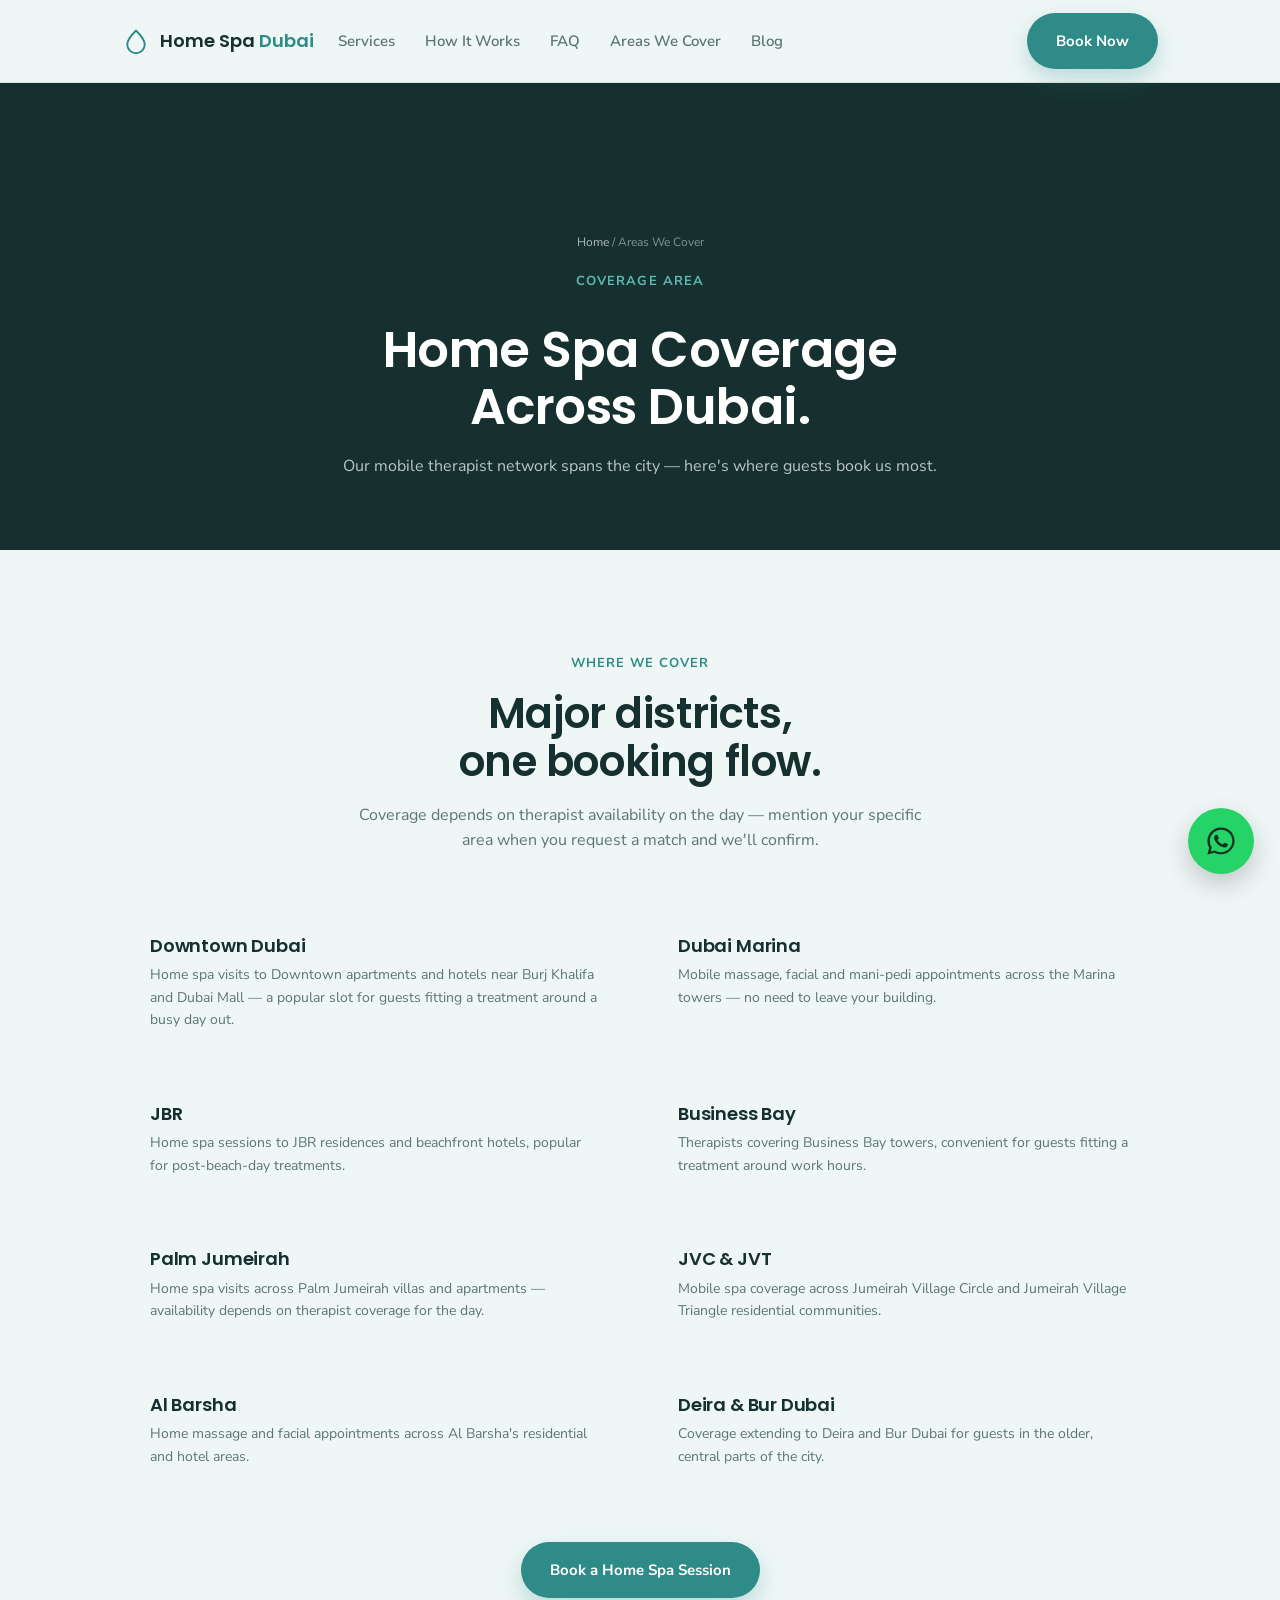
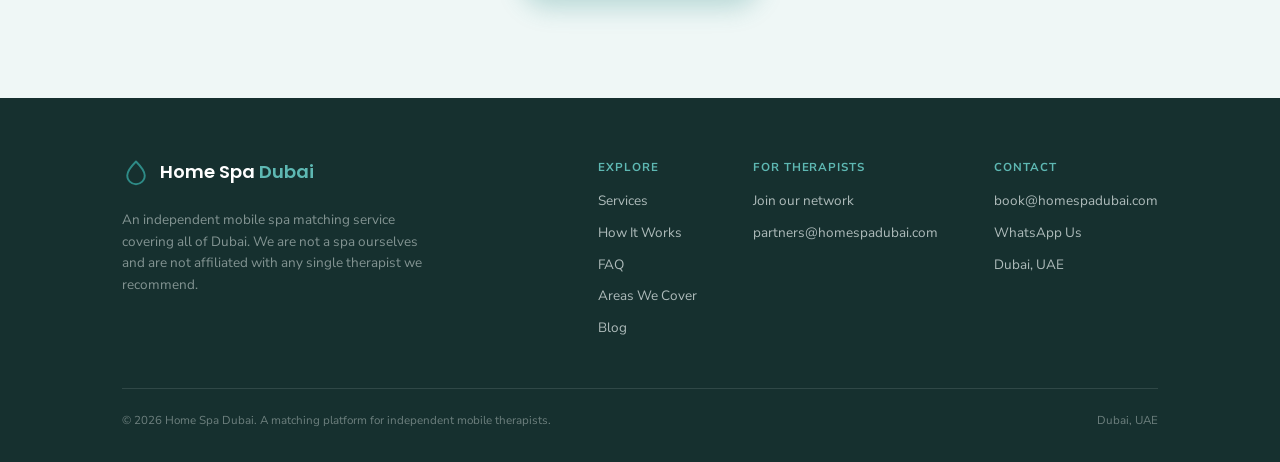
<file: areas-we-cover.html>
<!DOCTYPE html>
<html lang="en">
<head>
<meta charset="UTF-8">
<meta name="viewport" content="width=device-width, initial-scale=1.0">
<title>Areas We Cover in Dubai — Home Spa Coverage Map | Home Spa Dubai</title>
<meta name="description" content="Home Spa Dubai covers Downtown, Marina, JBR, Business Bay, Palm Jumeirah, JVC, JVT, Al Barsha, Deira and Bur Dubai. Book a mobile spa therapist to your door.">
<meta name="robots" content="index, follow, max-image-preview:large, max-snippet:-1, max-video-preview:-1">
<link rel="canonical" href="https://www.homespadubai.com/areas-we-cover.html">

<meta name="google-site-verification" content="REPLACE_WITH_YOUR_GSC_CODE">
<meta name="msvalidate.01" content="REPLACE_WITH_YOUR_BING_CODE">

<meta property="og:type" content="website">
<meta property="og:site_name" content="Home Spa Dubai">
<meta property="og:title" content="Areas We Cover in Dubai — Home Spa Coverage Map | Home Spa Dubai">
<meta property="og:description" content="Home Spa Dubai covers Downtown, Marina, JBR, Business Bay, Palm Jumeirah, JVC, JVT, Al Barsha, Deira and Bur Dubai. Book a mobile spa therapist to your door.">
<meta property="og:image" content="https://images.unsplash.com/photo-1552693673-1bf958298935?w=1200&q=80&auto=format&fit=crop">
<meta property="og:image:width" content="1200">
<meta property="og:image:height" content="800">
<meta property="og:url" content="https://www.homespadubai.com/areas-we-cover.html">
<meta property="og:locale" content="en_AE">

<meta name="twitter:card" content="summary_large_image">
<meta name="twitter:title" content="Areas We Cover in Dubai — Home Spa Coverage Map | Home Spa Dubai">
<meta name="twitter:description" content="Home Spa Dubai covers Downtown, Marina, JBR, Business Bay, Palm Jumeirah, JVC, JVT, Al Barsha, Deira and Bur Dubai. Book a mobile spa therapist to your door.">
<meta name="twitter:image" content="https://images.unsplash.com/photo-1552693673-1bf958298935?w=1200&q=80&auto=format&fit=crop">

<link rel="preconnect" href="https://fonts.googleapis.com">
<link rel="preconnect" href="https://fonts.gstatic.com" crossorigin>
<link rel="preconnect" href="https://images.unsplash.com">
<link href="https://fonts.googleapis.com/css2?family=Poppins:wght@500;600;700&family=Nunito+Sans:wght@400;500;600;700&display=swap" rel="stylesheet">

<script type="application/ld+json">
{
  "@context": "https://schema.org",
  "@type": "LocalBusiness",
  "name": "Home Spa Dubai",
  "description": "Independent mobile spa matching service covering Downtown Dubai, Dubai Marina, JBR, Business Bay, Palm Jumeirah, JVC, JVT, Al Barsha, Deira and Bur Dubai.",
  "url": "https://www.homespadubai.com/areas-we-cover.html",
  "areaServed": [
    {"@type": "Place", "name": "Downtown Dubai"},
    {"@type": "Place", "name": "Dubai Marina"},
    {"@type": "Place", "name": "JBR"},
    {"@type": "Place", "name": "Business Bay"},
    {"@type": "Place", "name": "Palm Jumeirah"},
    {"@type": "Place", "name": "JVC"},
    {"@type": "Place", "name": "JVT"},
    {"@type": "Place", "name": "Al Barsha"},
    {"@type": "Place", "name": "Deira"},
    {"@type": "Place", "name": "Bur Dubai"}
  ],
  "priceRange": "Free service"
}
</script>

<link rel="stylesheet" href="style.css">
</head>
<body>
<nav class="nav">
  <div class="nav-inner">
    <a href="index.html" class="brand">
      <svg class="brand-mark" viewBox="0 0 32 32" fill="none" xmlns="http://www.w3.org/2000/svg" aria-hidden="true">
        <path d="M16 4C10 10 6 15 6 20a10 10 0 0 0 20 0c0-5-4-10-10-16Z" stroke="var(--teal)" stroke-width="2.2" stroke-linejoin="round"/>
      </svg>
      <span class="brand-word">Home Spa <em>Dubai</em></span>
    </a>
    <div class="nav-links">
      <a href="index.html#services">Services</a>
      <a href="index.html#how">How It Works</a>
      <a href="index.html#faq">FAQ</a>
      <a href="areas-we-cover.html">Areas We Cover</a>
      <a href="blog.html">Blog</a>
    </div>
    <div class="nav-cta">
      <a class="btn btn-primary" href="index.html#book">Book Now</a>
      <button class="nav-burger" aria-label="Menu" aria-expanded="false">
        <svg viewBox="0 0 24 24" fill="none" stroke="currentColor" stroke-width="2" stroke-linecap="round">
          <line x1="3" y1="6" x2="21" y2="6"></line>
          <line x1="3" y1="12" x2="21" y2="12"></line>
          <line x1="3" y1="18" x2="21" y2="18"></line>
        </svg>
      </button>
    </div>
  </div>
  <div class="mobile-links">
    <a href="index.html#services">Services</a>
    <a href="index.html#how">How It Works</a>
    <a href="index.html#faq">FAQ</a>
    <a href="areas-we-cover.html">Areas We Cover</a>
    <a href="blog.html">Blog</a>
    <a href="index.html#book">Book Now</a>
  </div>
</nav>

<main id="main">
  <section class="page-hero">
    <div class="wrap">
      <div class="page-hero-crumb"><a href="index.html">Home</a> / Areas We Cover</div>
      <div class="eyebrow eyebrow-light">Coverage Area</div>
      <h1>Home Spa Coverage<br>Across Dubai.</h1>
      <p>Our mobile therapist network spans the city — here's where guests book us most.</p>
    </div>
  </section>

  <section>
    <div class="wrap">
      <div class="sec-head">
        <div class="eyebrow">Where We Cover</div>
        <h2>Major districts,<br>one booking flow.</h2>
        <p>Coverage depends on therapist availability on the day — mention your specific area when you request a match and we'll confirm.</p>
      </div>
      <div class="areas-grid">
        <div class="area-block">
          <h3>Downtown Dubai</h3>
          <p>Home spa visits to Downtown apartments and hotels near Burj Khalifa and Dubai Mall — a popular slot for guests fitting a treatment around a busy day out.</p>
        </div>
        <div class="area-block">
          <h3>Dubai Marina</h3>
          <p>Mobile massage, facial and mani-pedi appointments across the Marina towers — no need to leave your building.</p>
        </div>
        <div class="area-block">
          <h3>JBR</h3>
          <p>Home spa sessions to JBR residences and beachfront hotels, popular for post-beach-day treatments.</p>
        </div>
        <div class="area-block">
          <h3>Business Bay</h3>
          <p>Therapists covering Business Bay towers, convenient for guests fitting a treatment around work hours.</p>
        </div>
        <div class="area-block">
          <h3>Palm Jumeirah</h3>
          <p>Home spa visits across Palm Jumeirah villas and apartments — availability depends on therapist coverage for the day.</p>
        </div>
        <div class="area-block">
          <h3>JVC & JVT</h3>
          <p>Mobile spa coverage across Jumeirah Village Circle and Jumeirah Village Triangle residential communities.</p>
        </div>
        <div class="area-block">
          <h3>Al Barsha</h3>
          <p>Home massage and facial appointments across Al Barsha's residential and hotel areas.</p>
        </div>
        <div class="area-block">
          <h3>Deira & Bur Dubai</h3>
          <p>Coverage extending to Deira and Bur Dubai for guests in the older, central parts of the city.</p>
        </div>
      </div>
      <div style="text-align:center; margin-top:48px;">
        <a class="btn btn-primary" href="index.html#book">Book a Home Spa Session</a>
      </div>
    </div>
  </section>

</main>

<footer>
  <div class="wrap">
    <div class="footer-top">
      <div class="footer-brand">
        <a href="index.html" class="brand">
          <svg class="brand-mark" viewBox="0 0 32 32" fill="none" xmlns="http://www.w3.org/2000/svg" aria-hidden="true">
            <path d="M16 4C10 10 6 15 6 20a10 10 0 0 0 20 0c0-5-4-10-10-16Z" stroke="var(--teal)" stroke-width="2.2" stroke-linejoin="round"/>
          </svg>
          <span class="brand-word">Home Spa <em>Dubai</em></span>
        </a>
        <p>An independent mobile spa matching service covering all of Dubai. We are not a spa ourselves and are not affiliated with any single therapist we recommend.</p>
      </div>
      <div class="footer-cols">
        <div class="footer-col">
          <h4>Explore</h4>
          <a href="index.html#services">Services</a>
          <a href="index.html#how">How It Works</a>
          <a href="index.html#faq">FAQ</a>
          <a href="areas-we-cover.html">Areas We Cover</a>
          <a href="blog.html">Blog</a>
        </div>
        <div class="footer-col">
          <h4>For Therapists</h4>
          <a href="mailto:partners@homespadubai.com">Join our network</a>
          <span>partners@homespadubai.com</span>
        </div>
        <div class="footer-col">
          <h4>Contact</h4>
          <a href="mailto:book@homespadubai.com">book@homespadubai.com</a>
          <a href="https://wa.me/9715ZZZZZZZZ" target="_blank" rel="noopener">WhatsApp Us</a>
          <span>Dubai, UAE</span>
        </div>
      </div>
    </div>
    <div class="footer-bottom">
      <span>© 2026 Home Spa Dubai. A matching platform for independent mobile therapists.</span>
      <span>Dubai, UAE</span>
    </div>
  </div>
</footer>

<a href="https://wa.me/9715ZZZZZZZZ?text=Hi%2C%20I%27d%20like%20to%20book%20a%20home%20spa%20session%20in%20Dubai" class="whatsapp-float" target="_blank" rel="noopener" aria-label="Chat on WhatsApp">
  <svg viewBox="0 0 32 32" width="34" height="34" fill="currentColor" aria-hidden="true"><path d="M16.004 3.2c-7.06 0-12.8 5.74-12.8 12.8 0 2.258.594 4.4 1.63 6.246L3.2 28.8l6.73-1.766a12.73 12.73 0 0 0 6.074 1.546h.006c7.06 0 12.8-5.74 12.8-12.8s-5.74-12.58-12.806-12.58Zm0 23.36a10.5 10.5 0 0 1-5.35-1.464l-.384-.228-3.994 1.048 1.066-3.894-.25-.4a10.53 10.53 0 0 1-1.612-5.622c0-5.834 4.746-10.58 10.586-10.58 2.828 0 5.486 1.102 7.486 3.104a10.51 10.51 0 0 1 3.098 7.484c0 5.834-4.746 10.552-10.646 10.552Zm5.802-7.906c-.318-.16-1.882-.928-2.174-1.034-.292-.108-.504-.16-.716.16-.212.318-.822 1.034-1.008 1.246-.186.212-.372.238-.69.08-.318-.16-1.344-.496-2.56-1.578-.946-.844-1.586-1.886-1.772-2.204-.186-.318-.02-.49.14-.65.144-.144.318-.372.478-.558.16-.186.212-.318.318-.53.106-.212.052-.398-.026-.558-.08-.16-.716-1.726-.982-2.364-.258-.622-.522-.538-.716-.548l-.61-.01c-.212 0-.558.08-.85.398-.292.318-1.114 1.088-1.114 2.652s1.14 3.076 1.298 3.288c.16.212 2.244 3.428 5.436 4.806.76.328 1.352.524 1.814.67.762.242 1.456.208 2.004.126.612-.092 1.882-.77 2.148-1.512.266-.742.266-1.378.186-1.512-.078-.134-.29-.212-.608-.372Z"/></svg>
</a>

<script src="script.js"></script>
</body>
</html>
</file>
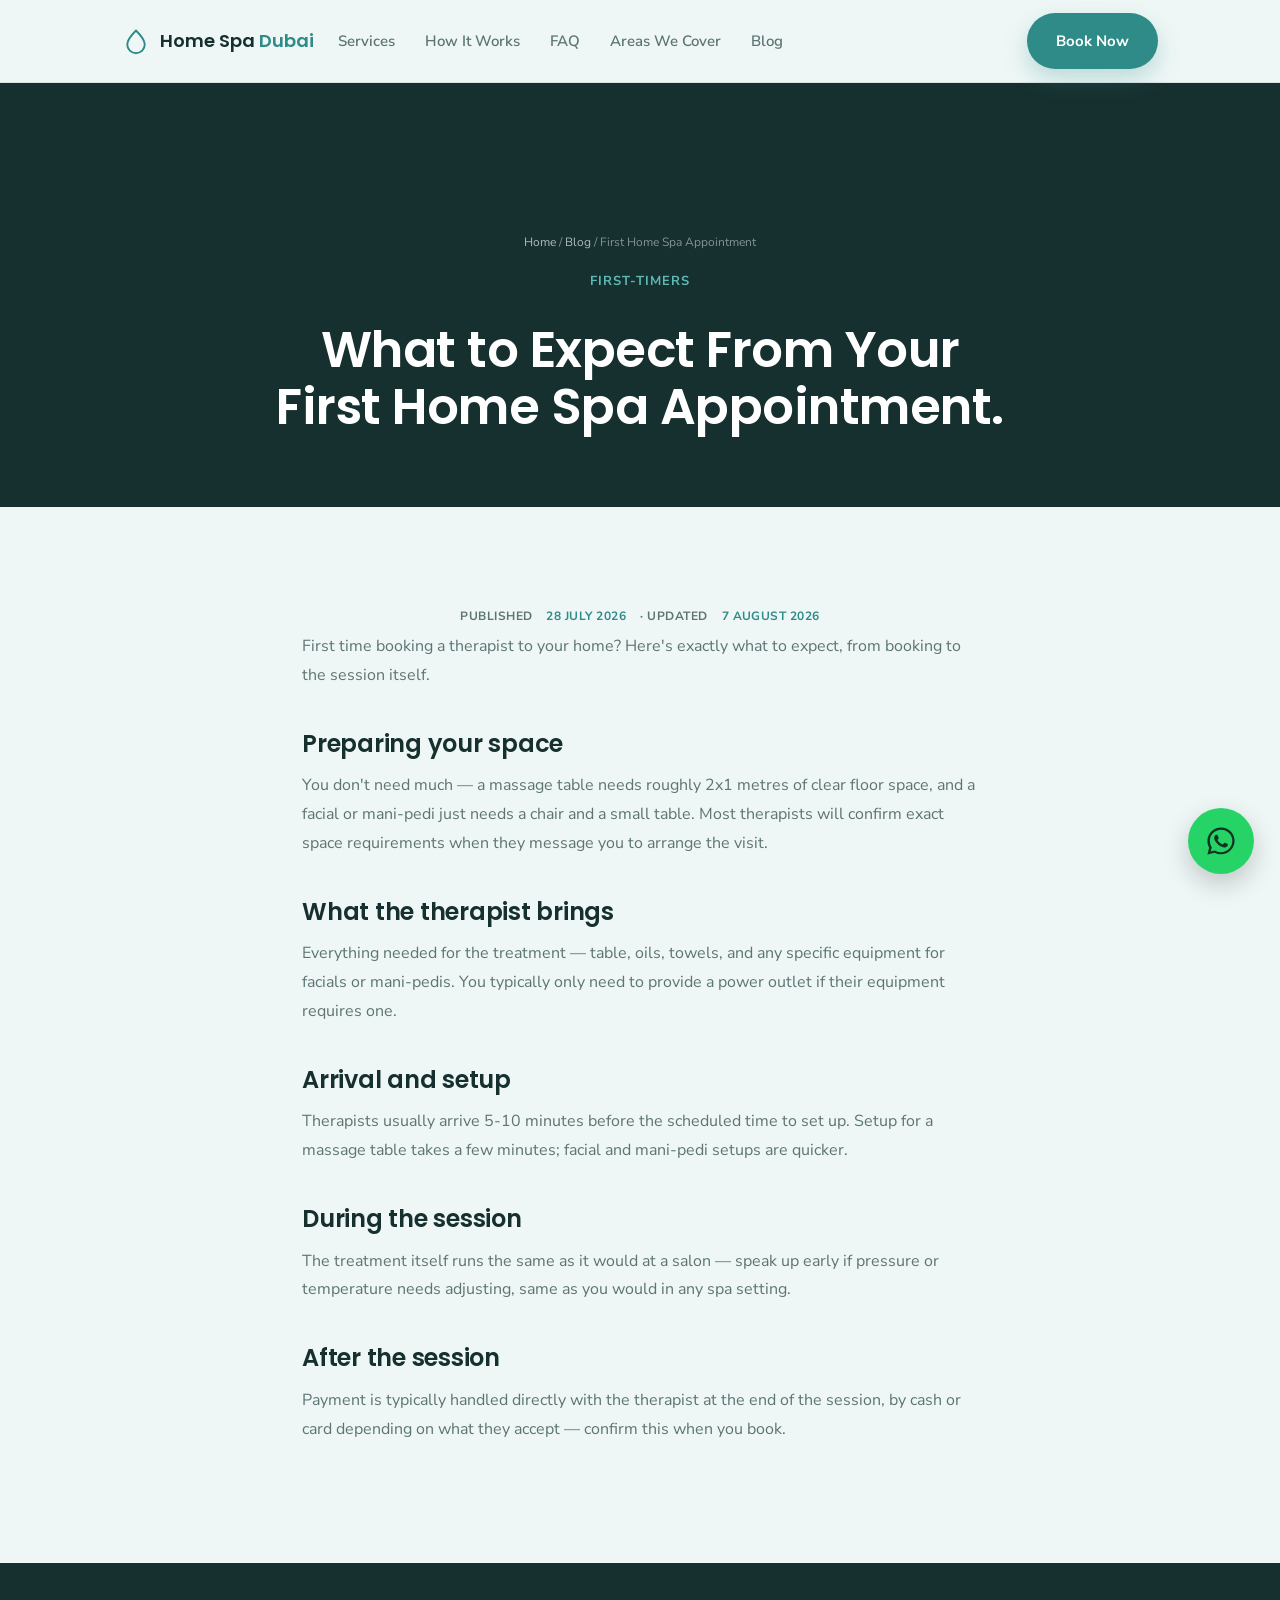
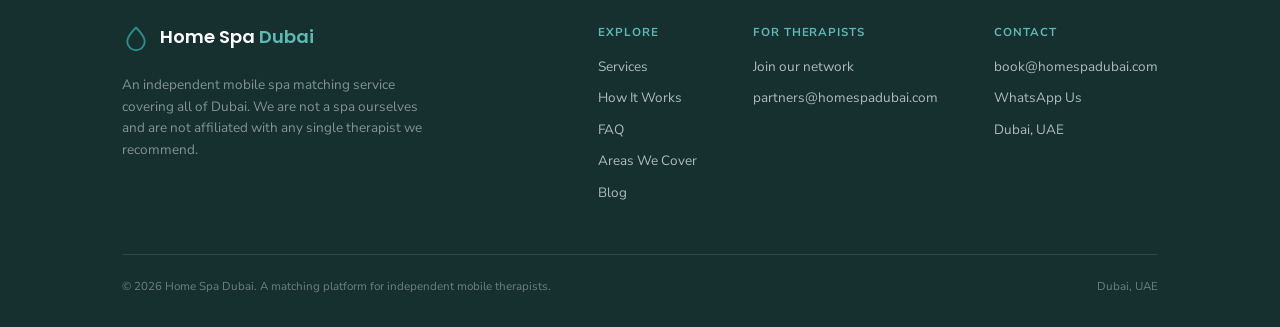
<file: blog-first-home-spa-appointment.html>
<!DOCTYPE html>
<html lang="en">
<head>
<meta charset="UTF-8">
<meta name="viewport" content="width=device-width, initial-scale=1.0">
<title>What to Expect From Your First Home Spa Appointment | Home Spa Dubai</title>
<meta name="description" content="How to prepare your space, what the therapist brings, and how a home spa session actually runs from start to finish.">
<meta name="robots" content="index, follow, max-image-preview:large, max-snippet:-1, max-video-preview:-1">
<link rel="canonical" href="https://www.homespadubai.com/blog-first-home-spa-appointment.html">

<meta name="google-site-verification" content="REPLACE_WITH_YOUR_GSC_CODE">
<meta name="msvalidate.01" content="REPLACE_WITH_YOUR_BING_CODE">

<meta property="og:type" content="article">
<meta property="og:site_name" content="Home Spa Dubai">
<meta property="og:title" content="What to Expect From Your First Home Spa Appointment | Home Spa Dubai">
<meta property="og:description" content="How to prepare your space, what the therapist brings, and how a home spa session actually runs from start to finish.">
<meta property="og:image" content="https://images.unsplash.com/photo-1552693673-1bf958298935?w=1200&q=80&auto=format&fit=crop">
<meta property="og:image:width" content="1200">
<meta property="og:image:height" content="800">
<meta property="og:url" content="https://www.homespadubai.com/blog-first-home-spa-appointment.html">
<meta property="og:locale" content="en_AE">
<meta property="article:published_time" content="2026-07-28T09:00:00+04:00">
<meta property="article:modified_time" content="2026-08-07T12:00:00+04:00">
<meta name="twitter:card" content="summary_large_image">
<meta name="twitter:title" content="What to Expect From Your First Home Spa Appointment | Home Spa Dubai">
<meta name="twitter:description" content="How to prepare your space, what the therapist brings, and how a home spa session actually runs from start to finish.">
<meta name="twitter:image" content="https://images.unsplash.com/photo-1552693673-1bf958298935?w=1200&q=80&auto=format&fit=crop">

<link rel="preconnect" href="https://fonts.googleapis.com">
<link rel="preconnect" href="https://fonts.gstatic.com" crossorigin>
<link rel="preconnect" href="https://images.unsplash.com">
<link href="https://fonts.googleapis.com/css2?family=Poppins:wght@500;600;700&family=Nunito+Sans:wght@400;500;600;700&display=swap" rel="stylesheet">

<script type="application/ld+json">
{
  "@context": "https://schema.org",
  "@type": "Article",
  "headline": "What to Expect From Your First Home Spa Appointment",
  "description": "How to prepare your space, what the therapist brings, and how a home spa session actually runs.",
  "image": "https://images.unsplash.com/photo-1552693673-1bf958298935?w=1200&q=80&auto=format&fit=crop",
  "author": {"@type": "Organization", "name": "Home Spa Dubai"},
  "publisher": {"@type": "Organization", "name": "Home Spa Dubai"},
  "datePublished": "2026-07-28",
  "dateModified": "2026-08-07",
  "mainEntityOfPage": "https://www.homespadubai.com/blog-first-home-spa-appointment.html"
}
</script>

<link rel="stylesheet" href="style.css">
</head>
<body>
<nav class="nav">
  <div class="nav-inner">
    <a href="index.html" class="brand">
      <svg class="brand-mark" viewBox="0 0 32 32" fill="none" xmlns="http://www.w3.org/2000/svg" aria-hidden="true">
        <path d="M16 4C10 10 6 15 6 20a10 10 0 0 0 20 0c0-5-4-10-10-16Z" stroke="var(--teal)" stroke-width="2.2" stroke-linejoin="round"/>
      </svg>
      <span class="brand-word">Home Spa <em>Dubai</em></span>
    </a>
    <div class="nav-links">
      <a href="index.html#services">Services</a>
      <a href="index.html#how">How It Works</a>
      <a href="index.html#faq">FAQ</a>
      <a href="areas-we-cover.html">Areas We Cover</a>
      <a href="blog.html">Blog</a>
    </div>
    <div class="nav-cta">
      <a class="btn btn-primary" href="index.html#book">Book Now</a>
      <button class="nav-burger" aria-label="Menu" aria-expanded="false">
        <svg viewBox="0 0 24 24" fill="none" stroke="currentColor" stroke-width="2" stroke-linecap="round">
          <line x1="3" y1="6" x2="21" y2="6"></line>
          <line x1="3" y1="12" x2="21" y2="12"></line>
          <line x1="3" y1="18" x2="21" y2="18"></line>
        </svg>
      </button>
    </div>
  </div>
  <div class="mobile-links">
    <a href="index.html#services">Services</a>
    <a href="index.html#how">How It Works</a>
    <a href="index.html#faq">FAQ</a>
    <a href="areas-we-cover.html">Areas We Cover</a>
    <a href="blog.html">Blog</a>
    <a href="index.html#book">Book Now</a>
  </div>
</nav>

<main id="main">
  <section class="page-hero">
    <div class="wrap">
      <div class="page-hero-crumb"><a href="index.html">Home</a> / <a href="blog.html">Blog</a> / First Home Spa Appointment</div>
      <div class="eyebrow eyebrow-light">First-Timers</div>
      <h1>What to Expect From Your<br>First Home Spa Appointment.</h1>
    </div>
  </section>

  <section>
    <div class="wrap prose">
      <div class="prose-meta">Published <span>28 July 2026</span> · Updated <span>7 August 2026</span></div>
      <p>First time booking a therapist to your home? Here's exactly what to expect, from booking to the session itself.</p>

      <h2>Preparing your space</h2>
      <p>You don't need much — a massage table needs roughly 2x1 metres of clear floor space, and a facial or mani-pedi just needs a chair and a small table. Most therapists will confirm exact space requirements when they message you to arrange the visit.</p>

      <h2>What the therapist brings</h2>
      <p>Everything needed for the treatment — table, oils, towels, and any specific equipment for facials or mani-pedis. You typically only need to provide a power outlet if their equipment requires one.</p>

      <h2>Arrival and setup</h2>
      <p>Therapists usually arrive 5-10 minutes before the scheduled time to set up. Setup for a massage table takes a few minutes; facial and mani-pedi setups are quicker.</p>

      <h2>During the session</h2>
      <p>The treatment itself runs the same as it would at a salon — speak up early if pressure or temperature needs adjusting, same as you would in any spa setting.</p>

      <h2>After the session</h2>
      <p>Payment is typically handled directly with the therapist at the end of the session, by cash or card depending on what they accept — confirm this when you book.</p>
    </div>
  </section>

</main>

<footer>
  <div class="wrap">
    <div class="footer-top">
      <div class="footer-brand">
        <a href="index.html" class="brand">
          <svg class="brand-mark" viewBox="0 0 32 32" fill="none" xmlns="http://www.w3.org/2000/svg" aria-hidden="true">
            <path d="M16 4C10 10 6 15 6 20a10 10 0 0 0 20 0c0-5-4-10-10-16Z" stroke="var(--teal)" stroke-width="2.2" stroke-linejoin="round"/>
          </svg>
          <span class="brand-word">Home Spa <em>Dubai</em></span>
        </a>
        <p>An independent mobile spa matching service covering all of Dubai. We are not a spa ourselves and are not affiliated with any single therapist we recommend.</p>
      </div>
      <div class="footer-cols">
        <div class="footer-col">
          <h4>Explore</h4>
          <a href="index.html#services">Services</a>
          <a href="index.html#how">How It Works</a>
          <a href="index.html#faq">FAQ</a>
          <a href="areas-we-cover.html">Areas We Cover</a>
          <a href="blog.html">Blog</a>
        </div>
        <div class="footer-col">
          <h4>For Therapists</h4>
          <a href="mailto:partners@homespadubai.com">Join our network</a>
          <span>partners@homespadubai.com</span>
        </div>
        <div class="footer-col">
          <h4>Contact</h4>
          <a href="mailto:book@homespadubai.com">book@homespadubai.com</a>
          <a href="https://wa.me/9715ZZZZZZZZ" target="_blank" rel="noopener">WhatsApp Us</a>
          <span>Dubai, UAE</span>
        </div>
      </div>
    </div>
    <div class="footer-bottom">
      <span>© 2026 Home Spa Dubai. A matching platform for independent mobile therapists.</span>
      <span>Dubai, UAE</span>
    </div>
  </div>
</footer>

<a href="https://wa.me/9715ZZZZZZZZ?text=Hi%2C%20I%27d%20like%20to%20book%20a%20home%20spa%20session%20in%20Dubai" class="whatsapp-float" target="_blank" rel="noopener" aria-label="Chat on WhatsApp">
  <svg viewBox="0 0 32 32" width="34" height="34" fill="currentColor" aria-hidden="true"><path d="M16.004 3.2c-7.06 0-12.8 5.74-12.8 12.8 0 2.258.594 4.4 1.63 6.246L3.2 28.8l6.73-1.766a12.73 12.73 0 0 0 6.074 1.546h.006c7.06 0 12.8-5.74 12.8-12.8s-5.74-12.58-12.806-12.58Zm0 23.36a10.5 10.5 0 0 1-5.35-1.464l-.384-.228-3.994 1.048 1.066-3.894-.25-.4a10.53 10.53 0 0 1-1.612-5.622c0-5.834 4.746-10.58 10.586-10.58 2.828 0 5.486 1.102 7.486 3.104a10.51 10.51 0 0 1 3.098 7.484c0 5.834-4.746 10.552-10.646 10.552Zm5.802-7.906c-.318-.16-1.882-.928-2.174-1.034-.292-.108-.504-.16-.716.16-.212.318-.822 1.034-1.008 1.246-.186.212-.372.238-.69.08-.318-.16-1.344-.496-2.56-1.578-.946-.844-1.586-1.886-1.772-2.204-.186-.318-.02-.49.14-.65.144-.144.318-.372.478-.558.16-.186.212-.318.318-.53.106-.212.052-.398-.026-.558-.08-.16-.716-1.726-.982-2.364-.258-.622-.522-.538-.716-.548l-.61-.01c-.212 0-.558.08-.85.398-.292.318-1.114 1.088-1.114 2.652s1.14 3.076 1.298 3.288c.16.212 2.244 3.428 5.436 4.806.76.328 1.352.524 1.814.67.762.242 1.456.208 2.004.126.612-.092 1.882-.77 2.148-1.512.266-.742.266-1.378.186-1.512-.078-.134-.29-.212-.608-.372Z"/></svg>
</a>

<script src="script.js"></script>
</body>
</html>
</file>
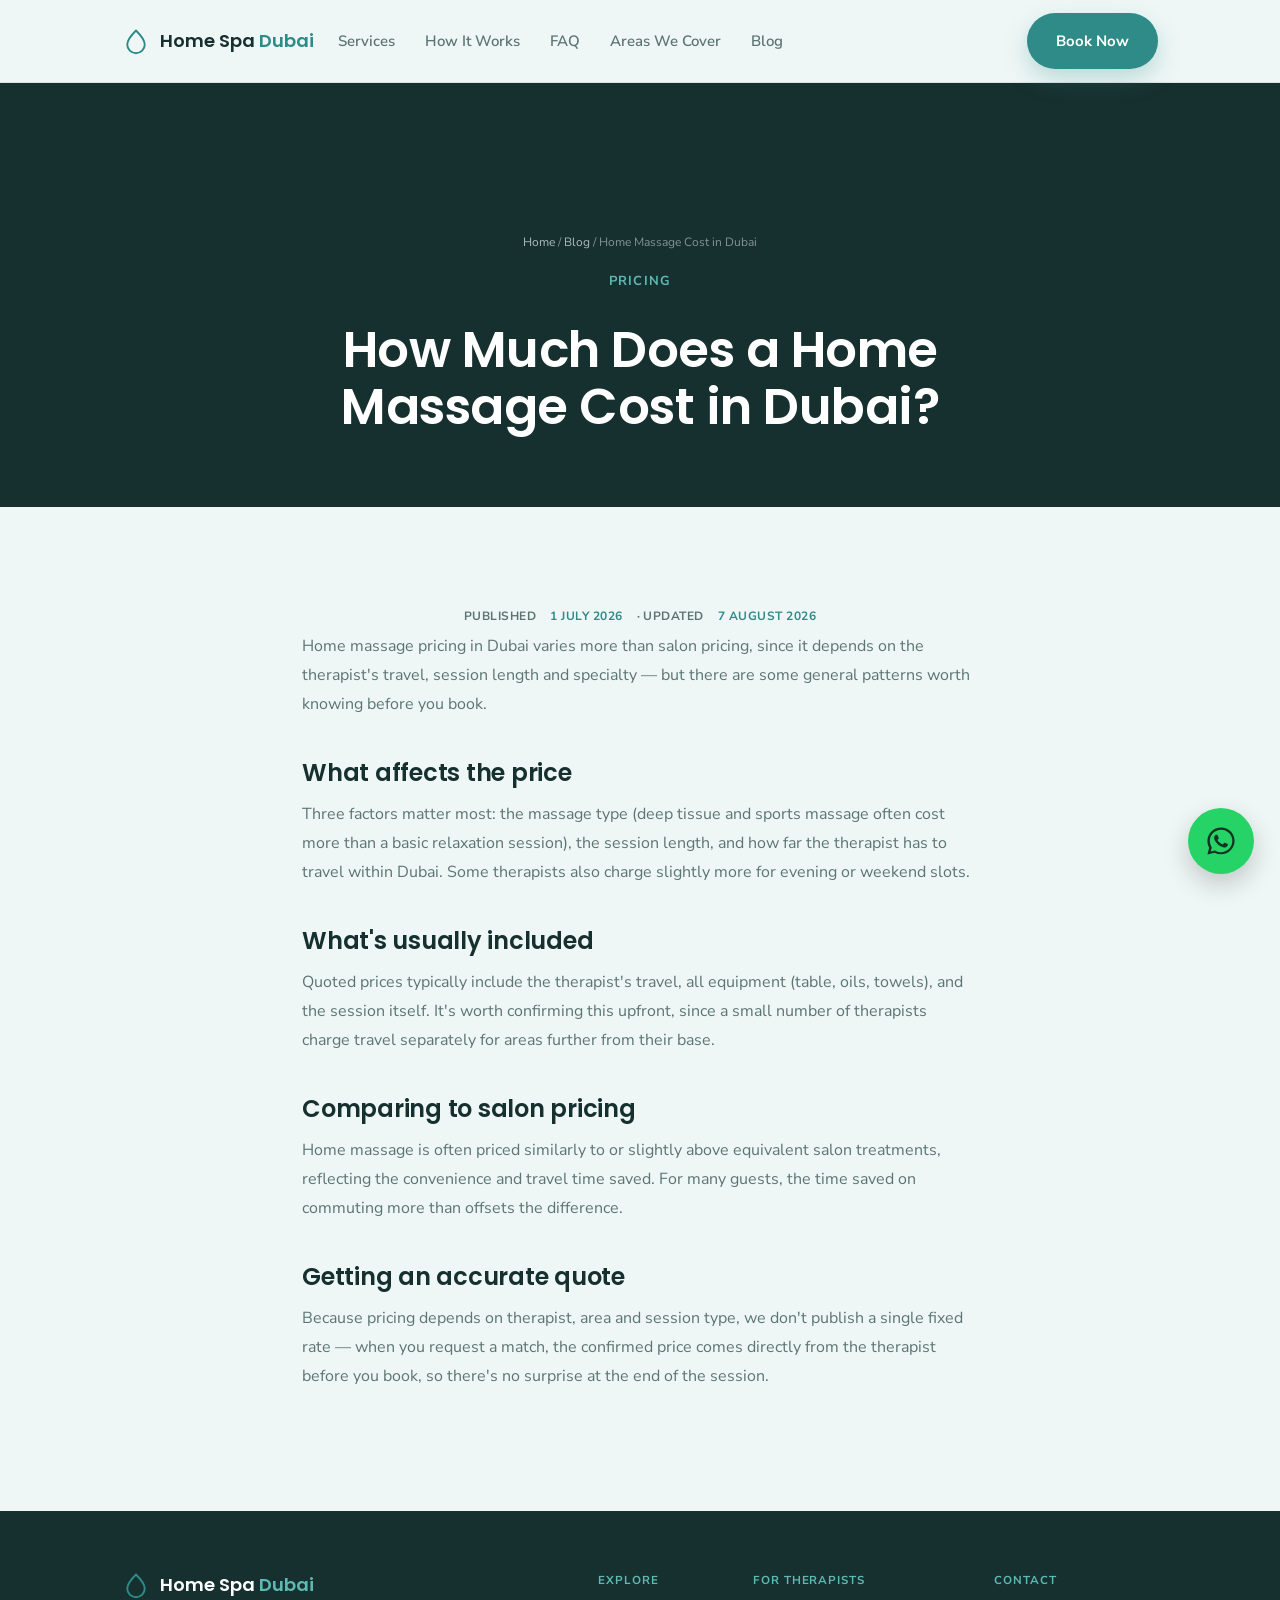
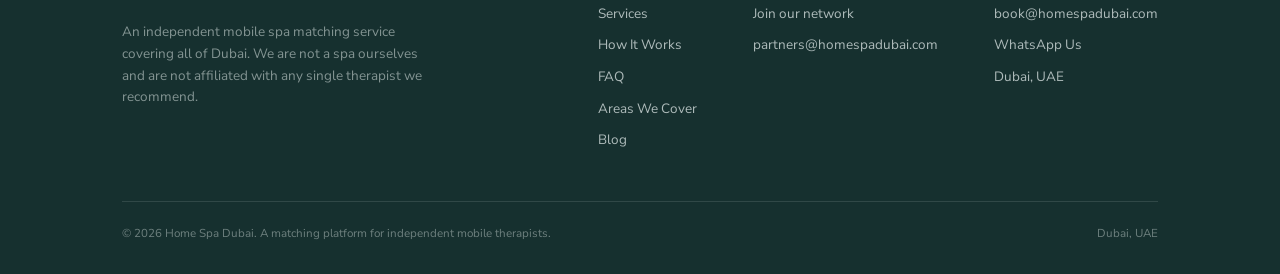
<file: blog-home-massage-cost-dubai.html>
<!DOCTYPE html>
<html lang="en">
<head>
<meta charset="UTF-8">
<meta name="viewport" content="width=device-width, initial-scale=1.0">
<title>How Much Does a Home Massage Cost in Dubai? | Home Spa Dubai</title>
<meta name="description" content="A realistic breakdown of home massage pricing across Dubai, and what factors affect the cost.">
<meta name="robots" content="index, follow, max-image-preview:large, max-snippet:-1, max-video-preview:-1">
<link rel="canonical" href="https://www.homespadubai.com/blog-home-massage-cost-dubai.html">

<meta name="google-site-verification" content="REPLACE_WITH_YOUR_GSC_CODE">
<meta name="msvalidate.01" content="REPLACE_WITH_YOUR_BING_CODE">

<meta property="og:type" content="article">
<meta property="og:site_name" content="Home Spa Dubai">
<meta property="og:title" content="How Much Does a Home Massage Cost in Dubai? | Home Spa Dubai">
<meta property="og:description" content="A realistic breakdown of home massage pricing across Dubai, and what factors affect the cost.">
<meta property="og:image" content="https://images.unsplash.com/photo-1552693673-1bf958298935?w=1200&q=80&auto=format&fit=crop">
<meta property="og:image:width" content="1200">
<meta property="og:image:height" content="800">
<meta property="og:url" content="https://www.homespadubai.com/blog-home-massage-cost-dubai.html">
<meta property="og:locale" content="en_AE">
<meta property="article:published_time" content="2026-07-01T09:00:00+04:00">
<meta property="article:modified_time" content="2026-08-07T12:00:00+04:00">
<meta name="twitter:card" content="summary_large_image">
<meta name="twitter:title" content="How Much Does a Home Massage Cost in Dubai? | Home Spa Dubai">
<meta name="twitter:description" content="A realistic breakdown of home massage pricing across Dubai, and what factors affect the cost.">
<meta name="twitter:image" content="https://images.unsplash.com/photo-1552693673-1bf958298935?w=1200&q=80&auto=format&fit=crop">

<link rel="preconnect" href="https://fonts.googleapis.com">
<link rel="preconnect" href="https://fonts.gstatic.com" crossorigin>
<link rel="preconnect" href="https://images.unsplash.com">
<link href="https://fonts.googleapis.com/css2?family=Poppins:wght@500;600;700&family=Nunito+Sans:wght@400;500;600;700&display=swap" rel="stylesheet">

<script type="application/ld+json">
{
  "@context": "https://schema.org",
  "@type": "Article",
  "headline": "How Much Does a Home Massage Cost in Dubai?",
  "description": "A realistic breakdown of home massage pricing across Dubai, and what affects the cost.",
  "image": "https://images.unsplash.com/photo-1552693673-1bf958298935?w=1200&q=80&auto=format&fit=crop",
  "author": {"@type": "Organization", "name": "Home Spa Dubai"},
  "publisher": {"@type": "Organization", "name": "Home Spa Dubai"},
  "datePublished": "2026-07-01",
  "dateModified": "2026-08-07",
  "mainEntityOfPage": "https://www.homespadubai.com/blog-home-massage-cost-dubai.html"
}
</script>

<link rel="stylesheet" href="style.css">
</head>
<body>
<nav class="nav">
  <div class="nav-inner">
    <a href="index.html" class="brand">
      <svg class="brand-mark" viewBox="0 0 32 32" fill="none" xmlns="http://www.w3.org/2000/svg" aria-hidden="true">
        <path d="M16 4C10 10 6 15 6 20a10 10 0 0 0 20 0c0-5-4-10-10-16Z" stroke="var(--teal)" stroke-width="2.2" stroke-linejoin="round"/>
      </svg>
      <span class="brand-word">Home Spa <em>Dubai</em></span>
    </a>
    <div class="nav-links">
      <a href="index.html#services">Services</a>
      <a href="index.html#how">How It Works</a>
      <a href="index.html#faq">FAQ</a>
      <a href="areas-we-cover.html">Areas We Cover</a>
      <a href="blog.html">Blog</a>
    </div>
    <div class="nav-cta">
      <a class="btn btn-primary" href="index.html#book">Book Now</a>
      <button class="nav-burger" aria-label="Menu" aria-expanded="false">
        <svg viewBox="0 0 24 24" fill="none" stroke="currentColor" stroke-width="2" stroke-linecap="round">
          <line x1="3" y1="6" x2="21" y2="6"></line>
          <line x1="3" y1="12" x2="21" y2="12"></line>
          <line x1="3" y1="18" x2="21" y2="18"></line>
        </svg>
      </button>
    </div>
  </div>
  <div class="mobile-links">
    <a href="index.html#services">Services</a>
    <a href="index.html#how">How It Works</a>
    <a href="index.html#faq">FAQ</a>
    <a href="areas-we-cover.html">Areas We Cover</a>
    <a href="blog.html">Blog</a>
    <a href="index.html#book">Book Now</a>
  </div>
</nav>

<main id="main">
  <section class="page-hero">
    <div class="wrap">
      <div class="page-hero-crumb"><a href="index.html">Home</a> / <a href="blog.html">Blog</a> / Home Massage Cost in Dubai</div>
      <div class="eyebrow eyebrow-light">Pricing</div>
      <h1>How Much Does a Home<br>Massage Cost in Dubai?</h1>
    </div>
  </section>

  <section>
    <div class="wrap prose">
      <div class="prose-meta">Published <span>1 July 2026</span> · Updated <span>7 August 2026</span></div>
      <p>Home massage pricing in Dubai varies more than salon pricing, since it depends on the therapist's travel, session length and specialty — but there are some general patterns worth knowing before you book.</p>

      <h2>What affects the price</h2>
      <p>Three factors matter most: the massage type (deep tissue and sports massage often cost more than a basic relaxation session), the session length, and how far the therapist has to travel within Dubai. Some therapists also charge slightly more for evening or weekend slots.</p>

      <h2>What's usually included</h2>
      <p>Quoted prices typically include the therapist's travel, all equipment (table, oils, towels), and the session itself. It's worth confirming this upfront, since a small number of therapists charge travel separately for areas further from their base.</p>

      <h2>Comparing to salon pricing</h2>
      <p>Home massage is often priced similarly to or slightly above equivalent salon treatments, reflecting the convenience and travel time saved. For many guests, the time saved on commuting more than offsets the difference.</p>

      <h2>Getting an accurate quote</h2>
      <p>Because pricing depends on therapist, area and session type, we don't publish a single fixed rate — when you request a match, the confirmed price comes directly from the therapist before you book, so there's no surprise at the end of the session.</p>
    </div>
  </section>

</main>

<footer>
  <div class="wrap">
    <div class="footer-top">
      <div class="footer-brand">
        <a href="index.html" class="brand">
          <svg class="brand-mark" viewBox="0 0 32 32" fill="none" xmlns="http://www.w3.org/2000/svg" aria-hidden="true">
            <path d="M16 4C10 10 6 15 6 20a10 10 0 0 0 20 0c0-5-4-10-10-16Z" stroke="var(--teal)" stroke-width="2.2" stroke-linejoin="round"/>
          </svg>
          <span class="brand-word">Home Spa <em>Dubai</em></span>
        </a>
        <p>An independent mobile spa matching service covering all of Dubai. We are not a spa ourselves and are not affiliated with any single therapist we recommend.</p>
      </div>
      <div class="footer-cols">
        <div class="footer-col">
          <h4>Explore</h4>
          <a href="index.html#services">Services</a>
          <a href="index.html#how">How It Works</a>
          <a href="index.html#faq">FAQ</a>
          <a href="areas-we-cover.html">Areas We Cover</a>
          <a href="blog.html">Blog</a>
        </div>
        <div class="footer-col">
          <h4>For Therapists</h4>
          <a href="mailto:partners@homespadubai.com">Join our network</a>
          <span>partners@homespadubai.com</span>
        </div>
        <div class="footer-col">
          <h4>Contact</h4>
          <a href="mailto:book@homespadubai.com">book@homespadubai.com</a>
          <a href="https://wa.me/9715ZZZZZZZZ" target="_blank" rel="noopener">WhatsApp Us</a>
          <span>Dubai, UAE</span>
        </div>
      </div>
    </div>
    <div class="footer-bottom">
      <span>© 2026 Home Spa Dubai. A matching platform for independent mobile therapists.</span>
      <span>Dubai, UAE</span>
    </div>
  </div>
</footer>

<a href="https://wa.me/9715ZZZZZZZZ?text=Hi%2C%20I%27d%20like%20to%20book%20a%20home%20spa%20session%20in%20Dubai" class="whatsapp-float" target="_blank" rel="noopener" aria-label="Chat on WhatsApp">
  <svg viewBox="0 0 32 32" width="34" height="34" fill="currentColor" aria-hidden="true"><path d="M16.004 3.2c-7.06 0-12.8 5.74-12.8 12.8 0 2.258.594 4.4 1.63 6.246L3.2 28.8l6.73-1.766a12.73 12.73 0 0 0 6.074 1.546h.006c7.06 0 12.8-5.74 12.8-12.8s-5.74-12.58-12.806-12.58Zm0 23.36a10.5 10.5 0 0 1-5.35-1.464l-.384-.228-3.994 1.048 1.066-3.894-.25-.4a10.53 10.53 0 0 1-1.612-5.622c0-5.834 4.746-10.58 10.586-10.58 2.828 0 5.486 1.102 7.486 3.104a10.51 10.51 0 0 1 3.098 7.484c0 5.834-4.746 10.552-10.646 10.552Zm5.802-7.906c-.318-.16-1.882-.928-2.174-1.034-.292-.108-.504-.16-.716.16-.212.318-.822 1.034-1.008 1.246-.186.212-.372.238-.69.08-.318-.16-1.344-.496-2.56-1.578-.946-.844-1.586-1.886-1.772-2.204-.186-.318-.02-.49.14-.65.144-.144.318-.372.478-.558.16-.186.212-.318.318-.53.106-.212.052-.398-.026-.558-.08-.16-.716-1.726-.982-2.364-.258-.622-.522-.538-.716-.548l-.61-.01c-.212 0-.558.08-.85.398-.292.318-1.114 1.088-1.114 2.652s1.14 3.076 1.298 3.288c.16.212 2.244 3.428 5.436 4.806.76.328 1.352.524 1.814.67.762.242 1.456.208 2.004.126.612-.092 1.882-.77 2.148-1.512.266-.742.266-1.378.186-1.512-.078-.134-.29-.212-.608-.372Z"/></svg>
</a>

<script src="script.js"></script>
</body>
</html>
</file>
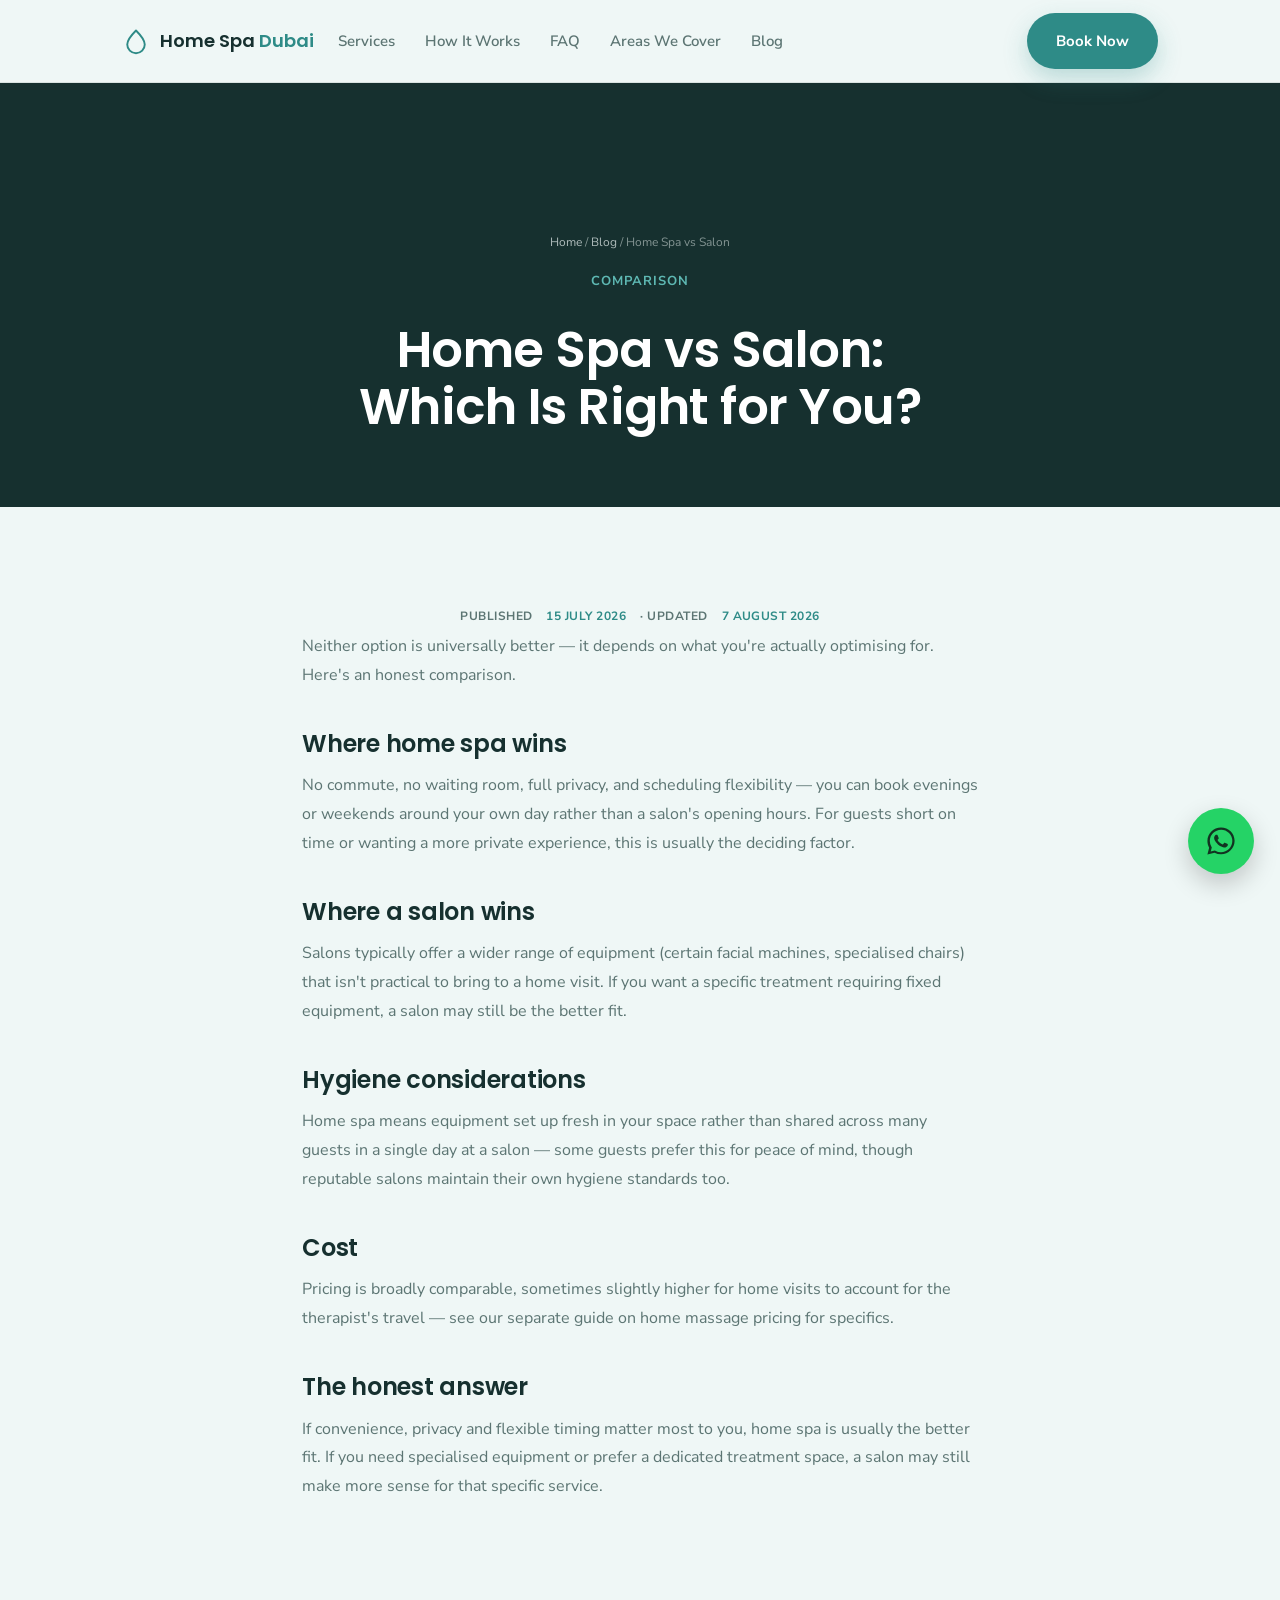
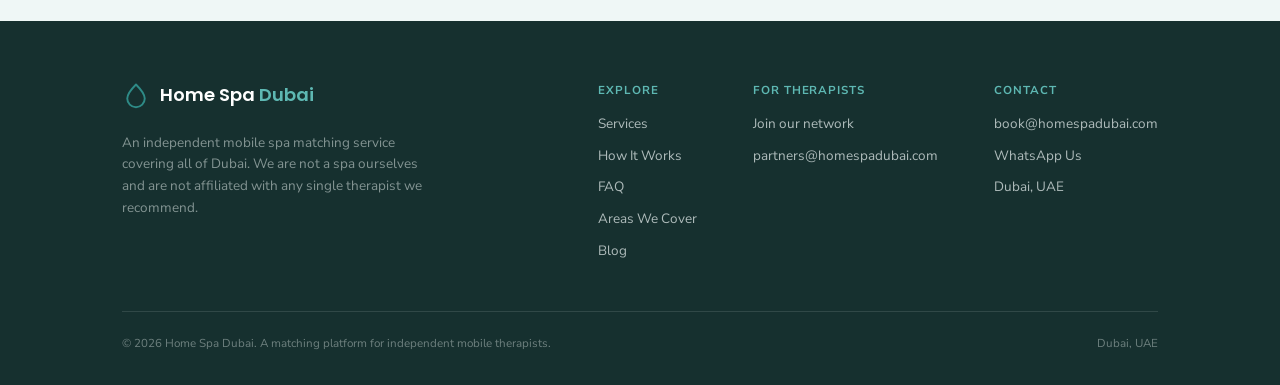
<file: blog-home-spa-vs-salon.html>
<!DOCTYPE html>
<html lang="en">
<head>
<meta charset="UTF-8">
<meta name="viewport" content="width=device-width, initial-scale=1.0">
<title>Home Spa vs Salon: Which Is Right for You? | Home Spa Dubai</title>
<meta name="description" content="An honest comparison of home spa and salon visits in Dubai — convenience, equipment, hygiene and cost.">
<meta name="robots" content="index, follow, max-image-preview:large, max-snippet:-1, max-video-preview:-1">
<link rel="canonical" href="https://www.homespadubai.com/blog-home-spa-vs-salon.html">

<meta name="google-site-verification" content="REPLACE_WITH_YOUR_GSC_CODE">
<meta name="msvalidate.01" content="REPLACE_WITH_YOUR_BING_CODE">

<meta property="og:type" content="article">
<meta property="og:site_name" content="Home Spa Dubai">
<meta property="og:title" content="Home Spa vs Salon: Which Is Right for You? | Home Spa Dubai">
<meta property="og:description" content="An honest comparison of home spa and salon visits in Dubai — convenience, equipment, hygiene and cost.">
<meta property="og:image" content="https://images.unsplash.com/photo-1552693673-1bf958298935?w=1200&q=80&auto=format&fit=crop">
<meta property="og:image:width" content="1200">
<meta property="og:image:height" content="800">
<meta property="og:url" content="https://www.homespadubai.com/blog-home-spa-vs-salon.html">
<meta property="og:locale" content="en_AE">
<meta property="article:published_time" content="2026-07-15T09:00:00+04:00">
<meta property="article:modified_time" content="2026-08-07T12:00:00+04:00">
<meta name="twitter:card" content="summary_large_image">
<meta name="twitter:title" content="Home Spa vs Salon: Which Is Right for You? | Home Spa Dubai">
<meta name="twitter:description" content="An honest comparison of home spa and salon visits in Dubai — convenience, equipment, hygiene and cost.">
<meta name="twitter:image" content="https://images.unsplash.com/photo-1552693673-1bf958298935?w=1200&q=80&auto=format&fit=crop">

<link rel="preconnect" href="https://fonts.googleapis.com">
<link rel="preconnect" href="https://fonts.gstatic.com" crossorigin>
<link rel="preconnect" href="https://images.unsplash.com">
<link href="https://fonts.googleapis.com/css2?family=Poppins:wght@500;600;700&family=Nunito+Sans:wght@400;500;600;700&display=swap" rel="stylesheet">

<script type="application/ld+json">
{
  "@context": "https://schema.org",
  "@type": "Article",
  "headline": "Home Spa vs Salon: Which Is Right for You?",
  "description": "The real trade-offs between booking a salon visit and a mobile home spa therapist in Dubai.",
  "image": "https://images.unsplash.com/photo-1552693673-1bf958298935?w=1200&q=80&auto=format&fit=crop",
  "author": {"@type": "Organization", "name": "Home Spa Dubai"},
  "publisher": {"@type": "Organization", "name": "Home Spa Dubai"},
  "datePublished": "2026-07-15",
  "dateModified": "2026-08-07",
  "mainEntityOfPage": "https://www.homespadubai.com/blog-home-spa-vs-salon.html"
}
</script>

<link rel="stylesheet" href="style.css">
</head>
<body>
<nav class="nav">
  <div class="nav-inner">
    <a href="index.html" class="brand">
      <svg class="brand-mark" viewBox="0 0 32 32" fill="none" xmlns="http://www.w3.org/2000/svg" aria-hidden="true">
        <path d="M16 4C10 10 6 15 6 20a10 10 0 0 0 20 0c0-5-4-10-10-16Z" stroke="var(--teal)" stroke-width="2.2" stroke-linejoin="round"/>
      </svg>
      <span class="brand-word">Home Spa <em>Dubai</em></span>
    </a>
    <div class="nav-links">
      <a href="index.html#services">Services</a>
      <a href="index.html#how">How It Works</a>
      <a href="index.html#faq">FAQ</a>
      <a href="areas-we-cover.html">Areas We Cover</a>
      <a href="blog.html">Blog</a>
    </div>
    <div class="nav-cta">
      <a class="btn btn-primary" href="index.html#book">Book Now</a>
      <button class="nav-burger" aria-label="Menu" aria-expanded="false">
        <svg viewBox="0 0 24 24" fill="none" stroke="currentColor" stroke-width="2" stroke-linecap="round">
          <line x1="3" y1="6" x2="21" y2="6"></line>
          <line x1="3" y1="12" x2="21" y2="12"></line>
          <line x1="3" y1="18" x2="21" y2="18"></line>
        </svg>
      </button>
    </div>
  </div>
  <div class="mobile-links">
    <a href="index.html#services">Services</a>
    <a href="index.html#how">How It Works</a>
    <a href="index.html#faq">FAQ</a>
    <a href="areas-we-cover.html">Areas We Cover</a>
    <a href="blog.html">Blog</a>
    <a href="index.html#book">Book Now</a>
  </div>
</nav>

<main id="main">
  <section class="page-hero">
    <div class="wrap">
      <div class="page-hero-crumb"><a href="index.html">Home</a> / <a href="blog.html">Blog</a> / Home Spa vs Salon</div>
      <div class="eyebrow eyebrow-light">Comparison</div>
      <h1>Home Spa vs Salon:<br>Which Is Right for You?</h1>
    </div>
  </section>

  <section>
    <div class="wrap prose">
      <div class="prose-meta">Published <span>15 July 2026</span> · Updated <span>7 August 2026</span></div>
      <p>Neither option is universally better — it depends on what you're actually optimising for. Here's an honest comparison.</p>

      <h2>Where home spa wins</h2>
      <p>No commute, no waiting room, full privacy, and scheduling flexibility — you can book evenings or weekends around your own day rather than a salon's opening hours. For guests short on time or wanting a more private experience, this is usually the deciding factor.</p>

      <h2>Where a salon wins</h2>
      <p>Salons typically offer a wider range of equipment (certain facial machines, specialised chairs) that isn't practical to bring to a home visit. If you want a specific treatment requiring fixed equipment, a salon may still be the better fit.</p>

      <h2>Hygiene considerations</h2>
      <p>Home spa means equipment set up fresh in your space rather than shared across many guests in a single day at a salon — some guests prefer this for peace of mind, though reputable salons maintain their own hygiene standards too.</p>

      <h2>Cost</h2>
      <p>Pricing is broadly comparable, sometimes slightly higher for home visits to account for the therapist's travel — see our separate guide on home massage pricing for specifics.</p>

      <h2>The honest answer</h2>
      <p>If convenience, privacy and flexible timing matter most to you, home spa is usually the better fit. If you need specialised equipment or prefer a dedicated treatment space, a salon may still make more sense for that specific service.</p>
    </div>
  </section>

</main>

<footer>
  <div class="wrap">
    <div class="footer-top">
      <div class="footer-brand">
        <a href="index.html" class="brand">
          <svg class="brand-mark" viewBox="0 0 32 32" fill="none" xmlns="http://www.w3.org/2000/svg" aria-hidden="true">
            <path d="M16 4C10 10 6 15 6 20a10 10 0 0 0 20 0c0-5-4-10-10-16Z" stroke="var(--teal)" stroke-width="2.2" stroke-linejoin="round"/>
          </svg>
          <span class="brand-word">Home Spa <em>Dubai</em></span>
        </a>
        <p>An independent mobile spa matching service covering all of Dubai. We are not a spa ourselves and are not affiliated with any single therapist we recommend.</p>
      </div>
      <div class="footer-cols">
        <div class="footer-col">
          <h4>Explore</h4>
          <a href="index.html#services">Services</a>
          <a href="index.html#how">How It Works</a>
          <a href="index.html#faq">FAQ</a>
          <a href="areas-we-cover.html">Areas We Cover</a>
          <a href="blog.html">Blog</a>
        </div>
        <div class="footer-col">
          <h4>For Therapists</h4>
          <a href="mailto:partners@homespadubai.com">Join our network</a>
          <span>partners@homespadubai.com</span>
        </div>
        <div class="footer-col">
          <h4>Contact</h4>
          <a href="mailto:book@homespadubai.com">book@homespadubai.com</a>
          <a href="https://wa.me/9715ZZZZZZZZ" target="_blank" rel="noopener">WhatsApp Us</a>
          <span>Dubai, UAE</span>
        </div>
      </div>
    </div>
    <div class="footer-bottom">
      <span>© 2026 Home Spa Dubai. A matching platform for independent mobile therapists.</span>
      <span>Dubai, UAE</span>
    </div>
  </div>
</footer>

<a href="https://wa.me/9715ZZZZZZZZ?text=Hi%2C%20I%27d%20like%20to%20book%20a%20home%20spa%20session%20in%20Dubai" class="whatsapp-float" target="_blank" rel="noopener" aria-label="Chat on WhatsApp">
  <svg viewBox="0 0 32 32" width="34" height="34" fill="currentColor" aria-hidden="true"><path d="M16.004 3.2c-7.06 0-12.8 5.74-12.8 12.8 0 2.258.594 4.4 1.63 6.246L3.2 28.8l6.73-1.766a12.73 12.73 0 0 0 6.074 1.546h.006c7.06 0 12.8-5.74 12.8-12.8s-5.74-12.58-12.806-12.58Zm0 23.36a10.5 10.5 0 0 1-5.35-1.464l-.384-.228-3.994 1.048 1.066-3.894-.25-.4a10.53 10.53 0 0 1-1.612-5.622c0-5.834 4.746-10.58 10.586-10.58 2.828 0 5.486 1.102 7.486 3.104a10.51 10.51 0 0 1 3.098 7.484c0 5.834-4.746 10.552-10.646 10.552Zm5.802-7.906c-.318-.16-1.882-.928-2.174-1.034-.292-.108-.504-.16-.716.16-.212.318-.822 1.034-1.008 1.246-.186.212-.372.238-.69.08-.318-.16-1.344-.496-2.56-1.578-.946-.844-1.586-1.886-1.772-2.204-.186-.318-.02-.49.14-.65.144-.144.318-.372.478-.558.16-.186.212-.318.318-.53.106-.212.052-.398-.026-.558-.08-.16-.716-1.726-.982-2.364-.258-.622-.522-.538-.716-.548l-.61-.01c-.212 0-.558.08-.85.398-.292.318-1.114 1.088-1.114 2.652s1.14 3.076 1.298 3.288c.16.212 2.244 3.428 5.436 4.806.76.328 1.352.524 1.814.67.762.242 1.456.208 2.004.126.612-.092 1.882-.77 2.148-1.512.266-.742.266-1.378.186-1.512-.078-.134-.29-.212-.608-.372Z"/></svg>
</a>

<script src="script.js"></script>
</body>
</html>
</file>
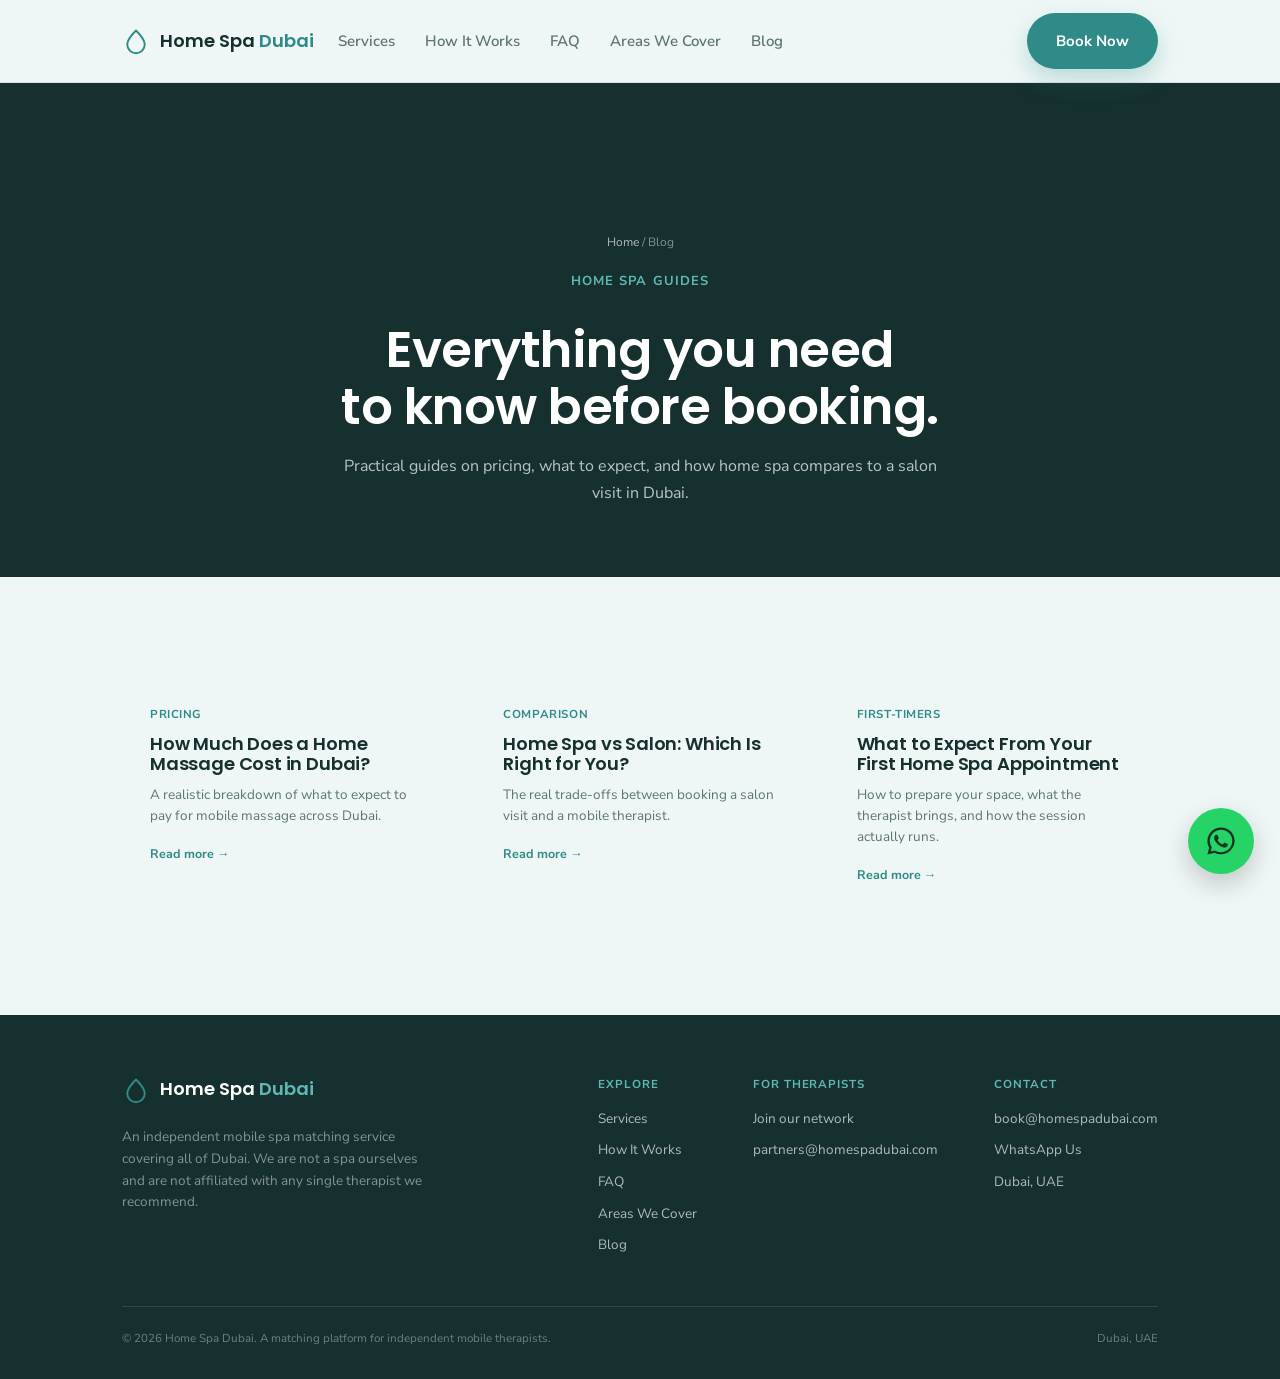
<file: blog.html>
<!DOCTYPE html>
<html lang="en">
<head>
<meta charset="UTF-8">
<meta name="viewport" content="width=device-width, initial-scale=1.0">
<title>Home Spa Guides — Home Spa Dubai</title>
<meta name="description" content="Guides on home massage pricing, home spa vs salon, and what to expect from your first mobile spa appointment in Dubai.">
<meta name="robots" content="index, follow, max-image-preview:large, max-snippet:-1, max-video-preview:-1">
<link rel="canonical" href="https://www.homespadubai.com/blog.html">

<meta name="google-site-verification" content="REPLACE_WITH_YOUR_GSC_CODE">
<meta name="msvalidate.01" content="REPLACE_WITH_YOUR_BING_CODE">

<meta property="og:type" content="website">
<meta property="og:site_name" content="Home Spa Dubai">
<meta property="og:title" content="Home Spa Guides — Home Spa Dubai">
<meta property="og:description" content="Guides on home massage pricing, home spa vs salon, and what to expect from your first mobile spa appointment in Dubai.">
<meta property="og:image" content="https://images.unsplash.com/photo-1552693673-1bf958298935?w=1200&q=80&auto=format&fit=crop">
<meta property="og:image:width" content="1200">
<meta property="og:image:height" content="800">
<meta property="og:url" content="https://www.homespadubai.com/blog.html">
<meta property="og:locale" content="en_AE">

<meta name="twitter:card" content="summary_large_image">
<meta name="twitter:title" content="Home Spa Guides — Home Spa Dubai">
<meta name="twitter:description" content="Guides on home massage pricing, home spa vs salon, and what to expect from your first mobile spa appointment in Dubai.">
<meta name="twitter:image" content="https://images.unsplash.com/photo-1552693673-1bf958298935?w=1200&q=80&auto=format&fit=crop">

<link rel="preconnect" href="https://fonts.googleapis.com">
<link rel="preconnect" href="https://fonts.gstatic.com" crossorigin>
<link rel="preconnect" href="https://images.unsplash.com">
<link href="https://fonts.googleapis.com/css2?family=Poppins:wght@500;600;700&family=Nunito+Sans:wght@400;500;600;700&display=swap" rel="stylesheet">



<link rel="stylesheet" href="style.css">
</head>
<body>
<nav class="nav">
  <div class="nav-inner">
    <a href="index.html" class="brand">
      <svg class="brand-mark" viewBox="0 0 32 32" fill="none" xmlns="http://www.w3.org/2000/svg" aria-hidden="true">
        <path d="M16 4C10 10 6 15 6 20a10 10 0 0 0 20 0c0-5-4-10-10-16Z" stroke="var(--teal)" stroke-width="2.2" stroke-linejoin="round"/>
      </svg>
      <span class="brand-word">Home Spa <em>Dubai</em></span>
    </a>
    <div class="nav-links">
      <a href="index.html#services">Services</a>
      <a href="index.html#how">How It Works</a>
      <a href="index.html#faq">FAQ</a>
      <a href="areas-we-cover.html">Areas We Cover</a>
      <a href="blog.html">Blog</a>
    </div>
    <div class="nav-cta">
      <a class="btn btn-primary" href="index.html#book">Book Now</a>
      <button class="nav-burger" aria-label="Menu" aria-expanded="false">
        <svg viewBox="0 0 24 24" fill="none" stroke="currentColor" stroke-width="2" stroke-linecap="round">
          <line x1="3" y1="6" x2="21" y2="6"></line>
          <line x1="3" y1="12" x2="21" y2="12"></line>
          <line x1="3" y1="18" x2="21" y2="18"></line>
        </svg>
      </button>
    </div>
  </div>
  <div class="mobile-links">
    <a href="index.html#services">Services</a>
    <a href="index.html#how">How It Works</a>
    <a href="index.html#faq">FAQ</a>
    <a href="areas-we-cover.html">Areas We Cover</a>
    <a href="blog.html">Blog</a>
    <a href="index.html#book">Book Now</a>
  </div>
</nav>

<main id="main">
  <section class="page-hero">
    <div class="wrap">
      <div class="page-hero-crumb"><a href="index.html">Home</a> / Blog</div>
      <div class="eyebrow eyebrow-light">Home Spa Guides</div>
      <h1>Everything you need<br>to know before booking.</h1>
      <p>Practical guides on pricing, what to expect, and how home spa compares to a salon visit in Dubai.</p>
    </div>
  </section>

  <section>
    <div class="wrap">
      <div class="blog-grid">
        <a href="blog-home-massage-cost-dubai.html" class="blog-card">
          <span class="blog-card-tag">Pricing</span>
          <h3>How Much Does a Home Massage Cost in Dubai?</h3>
          <p>A realistic breakdown of what to expect to pay for mobile massage across Dubai.</p>
          <span class="blog-card-link">Read more →</span>
        </a>
        <a href="blog-home-spa-vs-salon.html" class="blog-card">
          <span class="blog-card-tag">Comparison</span>
          <h3>Home Spa vs Salon: Which Is Right for You?</h3>
          <p>The real trade-offs between booking a salon visit and a mobile therapist.</p>
          <span class="blog-card-link">Read more →</span>
        </a>
        <a href="blog-first-home-spa-appointment.html" class="blog-card">
          <span class="blog-card-tag">First-Timers</span>
          <h3>What to Expect From Your First Home Spa Appointment</h3>
          <p>How to prepare your space, what the therapist brings, and how the session actually runs.</p>
          <span class="blog-card-link">Read more →</span>
        </a>
      </div>
    </div>
  </section>

</main>

<footer>
  <div class="wrap">
    <div class="footer-top">
      <div class="footer-brand">
        <a href="index.html" class="brand">
          <svg class="brand-mark" viewBox="0 0 32 32" fill="none" xmlns="http://www.w3.org/2000/svg" aria-hidden="true">
            <path d="M16 4C10 10 6 15 6 20a10 10 0 0 0 20 0c0-5-4-10-10-16Z" stroke="var(--teal)" stroke-width="2.2" stroke-linejoin="round"/>
          </svg>
          <span class="brand-word">Home Spa <em>Dubai</em></span>
        </a>
        <p>An independent mobile spa matching service covering all of Dubai. We are not a spa ourselves and are not affiliated with any single therapist we recommend.</p>
      </div>
      <div class="footer-cols">
        <div class="footer-col">
          <h4>Explore</h4>
          <a href="index.html#services">Services</a>
          <a href="index.html#how">How It Works</a>
          <a href="index.html#faq">FAQ</a>
          <a href="areas-we-cover.html">Areas We Cover</a>
          <a href="blog.html">Blog</a>
        </div>
        <div class="footer-col">
          <h4>For Therapists</h4>
          <a href="mailto:partners@homespadubai.com">Join our network</a>
          <span>partners@homespadubai.com</span>
        </div>
        <div class="footer-col">
          <h4>Contact</h4>
          <a href="mailto:book@homespadubai.com">book@homespadubai.com</a>
          <a href="https://wa.me/9715ZZZZZZZZ" target="_blank" rel="noopener">WhatsApp Us</a>
          <span>Dubai, UAE</span>
        </div>
      </div>
    </div>
    <div class="footer-bottom">
      <span>© 2026 Home Spa Dubai. A matching platform for independent mobile therapists.</span>
      <span>Dubai, UAE</span>
    </div>
  </div>
</footer>

<a href="https://wa.me/9715ZZZZZZZZ?text=Hi%2C%20I%27d%20like%20to%20book%20a%20home%20spa%20session%20in%20Dubai" class="whatsapp-float" target="_blank" rel="noopener" aria-label="Chat on WhatsApp">
  <svg viewBox="0 0 32 32" width="34" height="34" fill="currentColor" aria-hidden="true"><path d="M16.004 3.2c-7.06 0-12.8 5.74-12.8 12.8 0 2.258.594 4.4 1.63 6.246L3.2 28.8l6.73-1.766a12.73 12.73 0 0 0 6.074 1.546h.006c7.06 0 12.8-5.74 12.8-12.8s-5.74-12.58-12.806-12.58Zm0 23.36a10.5 10.5 0 0 1-5.35-1.464l-.384-.228-3.994 1.048 1.066-3.894-.25-.4a10.53 10.53 0 0 1-1.612-5.622c0-5.834 4.746-10.58 10.586-10.58 2.828 0 5.486 1.102 7.486 3.104a10.51 10.51 0 0 1 3.098 7.484c0 5.834-4.746 10.552-10.646 10.552Zm5.802-7.906c-.318-.16-1.882-.928-2.174-1.034-.292-.108-.504-.16-.716.16-.212.318-.822 1.034-1.008 1.246-.186.212-.372.238-.69.08-.318-.16-1.344-.496-2.56-1.578-.946-.844-1.586-1.886-1.772-2.204-.186-.318-.02-.49.14-.65.144-.144.318-.372.478-.558.16-.186.212-.318.318-.53.106-.212.052-.398-.026-.558-.08-.16-.716-1.726-.982-2.364-.258-.622-.522-.538-.716-.548l-.61-.01c-.212 0-.558.08-.85.398-.292.318-1.114 1.088-1.114 2.652s1.14 3.076 1.298 3.288c.16.212 2.244 3.428 5.436 4.806.76.328 1.352.524 1.814.67.762.242 1.456.208 2.004.126.612-.092 1.882-.77 2.148-1.512.266-.742.266-1.378.186-1.512-.078-.134-.29-.212-.608-.372Z"/></svg>
</a>

<script src="script.js"></script>
</body>
</html>
</file>
<file: style.css>
:root{
  --teal:#2E8B87;
  --teal-soft:#5EB8B3;
  --sage:#7C9070;
  --sky:#EFF7F6;
  --sky-2:#E1F0EE;
  --ink:#16302F;
  --stone:#5C7573;
  --white:#FFFFFF;
  --line:rgba(22,48,47,0.1);
  --display:'Poppins', sans-serif;
  --body:'Nunito Sans', sans-serif;
}

*{ margin:0; padding:0; box-sizing:border-box; }
html{ scroll-behavior:smooth; }
body{
  background:var(--sky);
  color:var(--ink);
  font-family:var(--body);
  line-height:1.6;
  -webkit-font-smoothing:antialiased;
  overflow-x:hidden;
}
img{ display:block; max-width:100%; }
a{ color:inherit; text-decoration:none; }
ul{ list-style:none; }
.wrap{ max-width:1100px; margin:0 auto; padding:0 32px; }

h1,h2,h3{ font-family:var(--display); font-weight:600; letter-spacing:-0.01em; line-height:1.15; }

.eyebrow{
  font-family:var(--body);
  font-size:13px;
  font-weight:700;
  letter-spacing:0.08em;
  text-transform:uppercase;
  color:var(--teal);
  margin-bottom:16px;
  display:inline-block;
}
.eyebrow-light{ color:var(--teal-soft); }

/* ===== NAV ===== */
.nav{
  position:sticky; top:0; z-index:100;
  background:rgba(239,247,246,0.92);
  backdrop-filter:blur(10px);
  -webkit-backdrop-filter:blur(10px);
  border-bottom:1px solid var(--line);
}
.nav-inner{
  max-width:1100px; margin:0 auto; padding:0 32px;
  display:flex; align-items:center; justify-content:space-between;
  height:82px; gap:24px;
}
.brand{ display:inline-flex; align-items:center; gap:10px; flex-shrink:0; }
.brand-mark{ width:28px; height:28px; }
.brand-word{ font-family:var(--display); font-weight:600; font-size:18px; color:var(--ink); white-space:nowrap; }
.brand-word em{ font-style:normal; color:var(--teal); }

.nav-links{ display:flex; gap:30px; }
.nav-links a{ font-size:15px; font-weight:600; color:var(--stone); transition:color .2s ease; }
.nav-links a:hover{ color:var(--ink); }

.nav-cta{ display:flex; align-items:center; gap:14px; margin-left:auto; }
.nav-burger{
  display:none; width:40px; height:40px; background:transparent;
  border:1px solid var(--line); color:var(--ink);
  align-items:center; justify-content:center; cursor:pointer; flex-shrink:0; border-radius:50%;
}
.nav-burger svg{ width:18px; height:18px; }

.mobile-links{
  display:none; position:absolute; top:82px; left:0; right:0;
  background:var(--sky); border-bottom:1px solid var(--line);
  flex-direction:column; padding:8px 32px 20px;
}
.mobile-links.is-open{ display:flex; }
.mobile-links a{ font-size:15px; font-weight:600; color:var(--stone); padding:14px 0; border-bottom:1px solid var(--line); }
.mobile-links a:last-child{ border-bottom:none; }

.btn{
  font-family:var(--body); font-size:15px; font-weight:700;
  padding:15px 28px; border-radius:999px; display:inline-flex;
  align-items:center; gap:8px; white-space:nowrap; border:1.5px solid transparent;
  transition:transform .2s ease, background .2s ease, border-color .2s ease, box-shadow .2s ease;
}
.btn-primary{ background:var(--teal); color:var(--white); box-shadow:0 10px 24px rgba(46,139,135,0.28); }
.btn-primary:hover{ transform:translateY(-2px); background:#246b68; box-shadow:0 14px 30px rgba(46,139,135,0.36); }
.btn-ghost{ border-color:var(--ink); color:var(--ink); }
.btn-ghost:hover{ background:var(--ink); color:var(--white); }
.btn-whatsapp{ background:#25D366; color:#123321; margin-top:8px; box-shadow:0 10px 24px rgba(37,211,102,0.3); }
.btn-whatsapp:hover{ transform:translateY(-2px); background:#2fe077; }

/* ===== HERO — centered copy, full-width image below ===== */
.hero{ padding:56px 0 0; text-align:center; }
.hero-inner{ max-width:720px; margin:0 auto; }
.hero h1{ font-size:clamp(38px,5.6vw,64px); color:var(--ink); margin-bottom:14px; }
.hero-tagline{ font-family:var(--display); font-weight:600; font-size:18px; color:var(--teal); margin-bottom:22px; }
.hero p{ font-size:18px; color:var(--stone); margin:0 auto 34px; max-width:560px; line-height:1.7; }
.hero-actions{ display:flex; gap:14px; flex-wrap:wrap; justify-content:center; margin-bottom:48px; }
.hero-trust{ display:flex; gap:48px; justify-content:center; flex-wrap:wrap; margin-bottom:56px; }
.hero-trust-item{ display:flex; flex-direction:column; gap:4px; }
.hero-trust-item b{ font-family:var(--display); font-size:19px; color:var(--teal); font-weight:600; }
.hero-trust-item span{ font-size:12.5px; color:var(--stone); text-transform:uppercase; letter-spacing:0.04em; }
.hero-media{ width:100%; max-height:460px; overflow:hidden; border-radius:32px 32px 0 0; }
.hero-media img{ width:100%; height:460px; object-fit:cover; object-position:center 25%; }

/* ===== SECTIONS ===== */
section{ padding:100px 0; }
.sec-head{ max-width:580px; margin:0 auto 56px; text-align:center; }
.sec-head h2{ font-size:clamp(30px,3.8vw,42px); color:var(--ink); }
.sec-head p{ color:var(--stone); margin-top:16px; font-size:16px; }

/* ===== SERVICE GRID — icon cards, rounded, no photos ===== */
.services{ background:var(--white); }
.service-grid{ display:grid; grid-template-columns:repeat(4,1fr); gap:24px; }
.service-card{
  background:var(--sky); border-radius:24px; padding:36px 28px; text-align:center;
  transition:transform .25s ease, box-shadow .25s ease;
}
.service-card:hover{ transform:translateY(-6px); box-shadow:0 20px 40px rgba(43,36,32,0.08); }
.service-icon{
  width:64px; height:64px; margin:0 auto 20px; border-radius:50%;
  background:var(--white); display:flex; align-items:center; justify-content:center;
  color:var(--teal);
}
.service-icon svg{ width:34px; height:34px; }
.service-card h3{ font-size:19px; color:var(--ink); margin-bottom:10px; }
.service-card p{ font-size:14px; color:var(--stone); line-height:1.6; }

/* ===== HOW IT WORKS ===== */
.how-grid{ display:grid; grid-template-columns:repeat(3,1fr); gap:32px; }
.how-card{ text-align:center; padding:8px; }
.how-num{
  display:inline-flex; align-items:center; justify-content:center;
  width:52px; height:52px; border-radius:50%; background:var(--teal); color:var(--white);
  font-family:var(--display); font-weight:600; font-size:19px; margin-bottom:20px;
}
.how-card h3{ font-size:18px; color:var(--ink); margin-bottom:10px; }
.how-card p{ font-size:14.5px; color:var(--stone); line-height:1.6; }

/* ===== WHY ===== */
.why{ background:var(--ink); color:var(--sky); }
.why-grid{ display:grid; grid-template-columns:0.9fr 1.1fr; gap:56px; align-items:start; }
.why h2{ color:var(--white); }
.why-list{ display:grid; grid-template-columns:1fr 1fr; gap:32px; }
.why-item h3{ font-size:17px; font-weight:700; font-family:var(--body); margin-bottom:10px; color:var(--teal-soft); }
.why-item p{ font-size:14px; color:rgba(239,247,246,0.7); line-height:1.6; }

/* ===== FAQ ===== */
.faq{ background:var(--white); }
.faq-list{ display:flex; flex-direction:column; gap:14px; max-width:760px; margin:0 auto; }
.faq-item{ background:var(--sky); border-radius:18px; padding:26px 30px; }
.faq-item h3{ font-family:var(--body); font-size:16px; font-weight:700; color:var(--ink); margin-bottom:8px; }
.faq-item p{ color:var(--stone); font-size:14.5px; line-height:1.6; }

/* ===== BOOK FORM ===== */
.book{ background:var(--sky-2); }
.book-grid{ display:grid; grid-template-columns:0.9fr 1.1fr; gap:56px; align-items:start; }
.book h2{ color:var(--ink); font-size:clamp(30px,3.8vw,42px); }
.book-copy p{ color:var(--stone); font-size:16px; margin:16px 0 8px; max-width:400px; }

.book-form{
  background:var(--white); border-radius:24px;
  padding:36px; display:flex; flex-direction:column; gap:18px;
  box-shadow:0 24px 56px rgba(43,36,32,0.1);
}
.form-row{ display:flex; flex-direction:column; gap:8px; }
.form-row label{ font-size:12px; font-weight:700; text-transform:uppercase; letter-spacing:0.04em; color:var(--stone); }
.form-row input, .form-row select{
  background:var(--sky); border:1px solid var(--line); color:var(--ink);
  font-family:var(--body); font-size:15px; padding:13px 16px; border-radius:12px;
  outline:none; transition:border-color .2s ease;
}
.form-row input::placeholder{ color:var(--stone); opacity:0.6; }
.form-row input:focus, .form-row select:focus{ border-color:var(--teal); }
.form-row select{ cursor:pointer; }
.form-submit{ justify-content:center; border:none; cursor:pointer; margin-top:4px; }
.form-note{ font-size:12.5px; color:var(--stone); text-align:center; }

/* ===== INNER PAGE HERO (Areas, Blog) ===== */
.page-hero{ background:var(--ink); color:var(--sky); padding:150px 0 70px; text-align:center; }
.page-hero .eyebrow-light{ color:var(--teal-soft); }
.page-hero h1{ font-size:clamp(32px,4.6vw,50px); color:var(--white); margin-top:14px; }
.page-hero p{ color:rgba(239,247,246,0.75); font-size:16px; max-width:600px; margin:16px auto 0; line-height:1.7; }
.page-hero-crumb{ font-size:12px; color:rgba(239,247,246,0.5); margin-bottom:16px; }
.page-hero-crumb a{ color:rgba(239,247,246,0.7); }
.page-hero-crumb a:hover{ color:var(--teal-soft); }

/* ===== PROSE CONTENT (Blog posts) ===== */
.prose{ max-width:740px; margin:0 auto; }
.prose p{ color:var(--stone); font-size:16px; line-height:1.8; margin-bottom:20px; }
.prose h2{ font-size:24px; margin:40px 0 14px; color:var(--ink); font-family:var(--display); }
.prose-meta{ display:flex; gap:14px; align-items:center; justify-content:center; font-size:12px; color:var(--stone); margin-bottom:6px; text-transform:uppercase; letter-spacing:0.04em; font-weight:700; }
.prose-meta span{ color:var(--teal); }

/* ===== BLOG GRID ===== */
.blog-grid{ display:grid; grid-template-columns:repeat(3,1fr); gap:24px; }
.blog-card{ background:var(--sky); border-radius:20px; padding:28px; transition:transform .2s ease, box-shadow .2s ease; }
.blog-card:hover{ transform:translateY(-4px); box-shadow:0 16px 34px rgba(43,36,32,0.08); }
.blog-card-tag{ font-size:11.5px; font-weight:700; text-transform:uppercase; letter-spacing:0.05em; color:var(--teal); margin-bottom:10px; display:block; }
.blog-card h3{ font-size:18px; color:var(--ink); margin-bottom:10px; }
.blog-card p{ font-size:13.5px; color:var(--stone); line-height:1.55; margin-bottom:14px; }
.blog-card-link{ font-size:12.5px; font-weight:700; color:var(--teal); }
.blog-card-link:hover{ color:#246b68; }

/* ===== AREAS GRID (single consolidated page, not per-district URLs) ===== */
.areas-grid{ display:grid; grid-template-columns:1fr 1fr; gap:20px; }
.area-block{ background:var(--sky); border-radius:20px; padding:26px 28px; }
.area-block h3{ font-size:18px; color:var(--ink); margin-bottom:8px; }
.area-block p{ font-size:14px; color:var(--stone); line-height:1.6; }

@media (max-width: 900px){
  .blog-grid{ grid-template-columns:1fr; }
  .areas-grid{ grid-template-columns:1fr; }
}

/* ===== WHATSAPP FLOAT ===== */
.whatsapp-float{
  position:fixed; right:26px; bottom:26px; z-index:200; width:66px; height:66px;
  border-radius:50%; background:#25D366; color:#123321;
  display:flex; align-items:center; justify-content:center;
  box-shadow:0 10px 26px rgba(0,0,0,0.2); transition:transform .2s ease, box-shadow .2s ease;
}
.whatsapp-float:hover{ transform:scale(1.06); box-shadow:0 14px 30px rgba(0,0,0,0.25); }

/* ===== FOOTER ===== */
footer{ background:var(--ink); color:rgba(239,247,246,0.7); padding:60px 0 32px; }
.footer-top{ display:flex; justify-content:space-between; align-items:flex-start; flex-wrap:wrap; gap:40px; padding-bottom:40px; border-bottom:1px solid rgba(239,247,246,0.12); }
.footer-brand .brand-word{ color:var(--white); }
.footer-brand .brand-word em{ color:var(--teal-soft); }
.footer-brand p{ font-size:13.5px; max-width:300px; line-height:1.6; color:rgba(239,247,246,0.5); margin-top:14px; }
.footer-cols{ display:flex; gap:56px; flex-wrap:wrap; }
.footer-col h4{ font-size:11.5px; font-weight:700; text-transform:uppercase; letter-spacing:0.08em; color:var(--teal-soft); margin-bottom:14px; }
.footer-col a, .footer-col span{ display:block; font-size:13.5px; margin-bottom:10px; color:rgba(239,247,246,0.7); }
.footer-col a:hover{ color:var(--teal-soft); }
.footer-bottom{ display:flex; justify-content:space-between; padding-top:22px; font-size:11.5px; color:rgba(239,247,246,0.4); flex-wrap:wrap; gap:10px; }

/* ===== RESPONSIVE ===== */
@media (max-width: 900px){
  .nav-links{ display:none; }
  .nav-burger{ display:flex; }
  .service-grid{ grid-template-columns:1fr 1fr; }
  .how-grid{ grid-template-columns:1fr; gap:28px; }
  .why-grid{ grid-template-columns:1fr; gap:36px; }
  .why-list{ grid-template-columns:1fr; }
  .book-grid{ grid-template-columns:1fr; gap:36px; }
  .footer-top{ flex-direction:column; }
  .hero-media{ border-radius:24px 24px 0 0; }
}

@media (max-width: 560px){
  section{ padding:72px 0; }
  .service-grid{ grid-template-columns:1fr; }
  .hero-trust{ gap:28px; }
  .book-form{ padding:26px; }
  .whatsapp-float{ right:16px; bottom:16px; width:58px; height:58px; }
}

@media (prefers-reduced-motion: reduce){
  html{ scroll-behavior:auto; }
}
</file>
